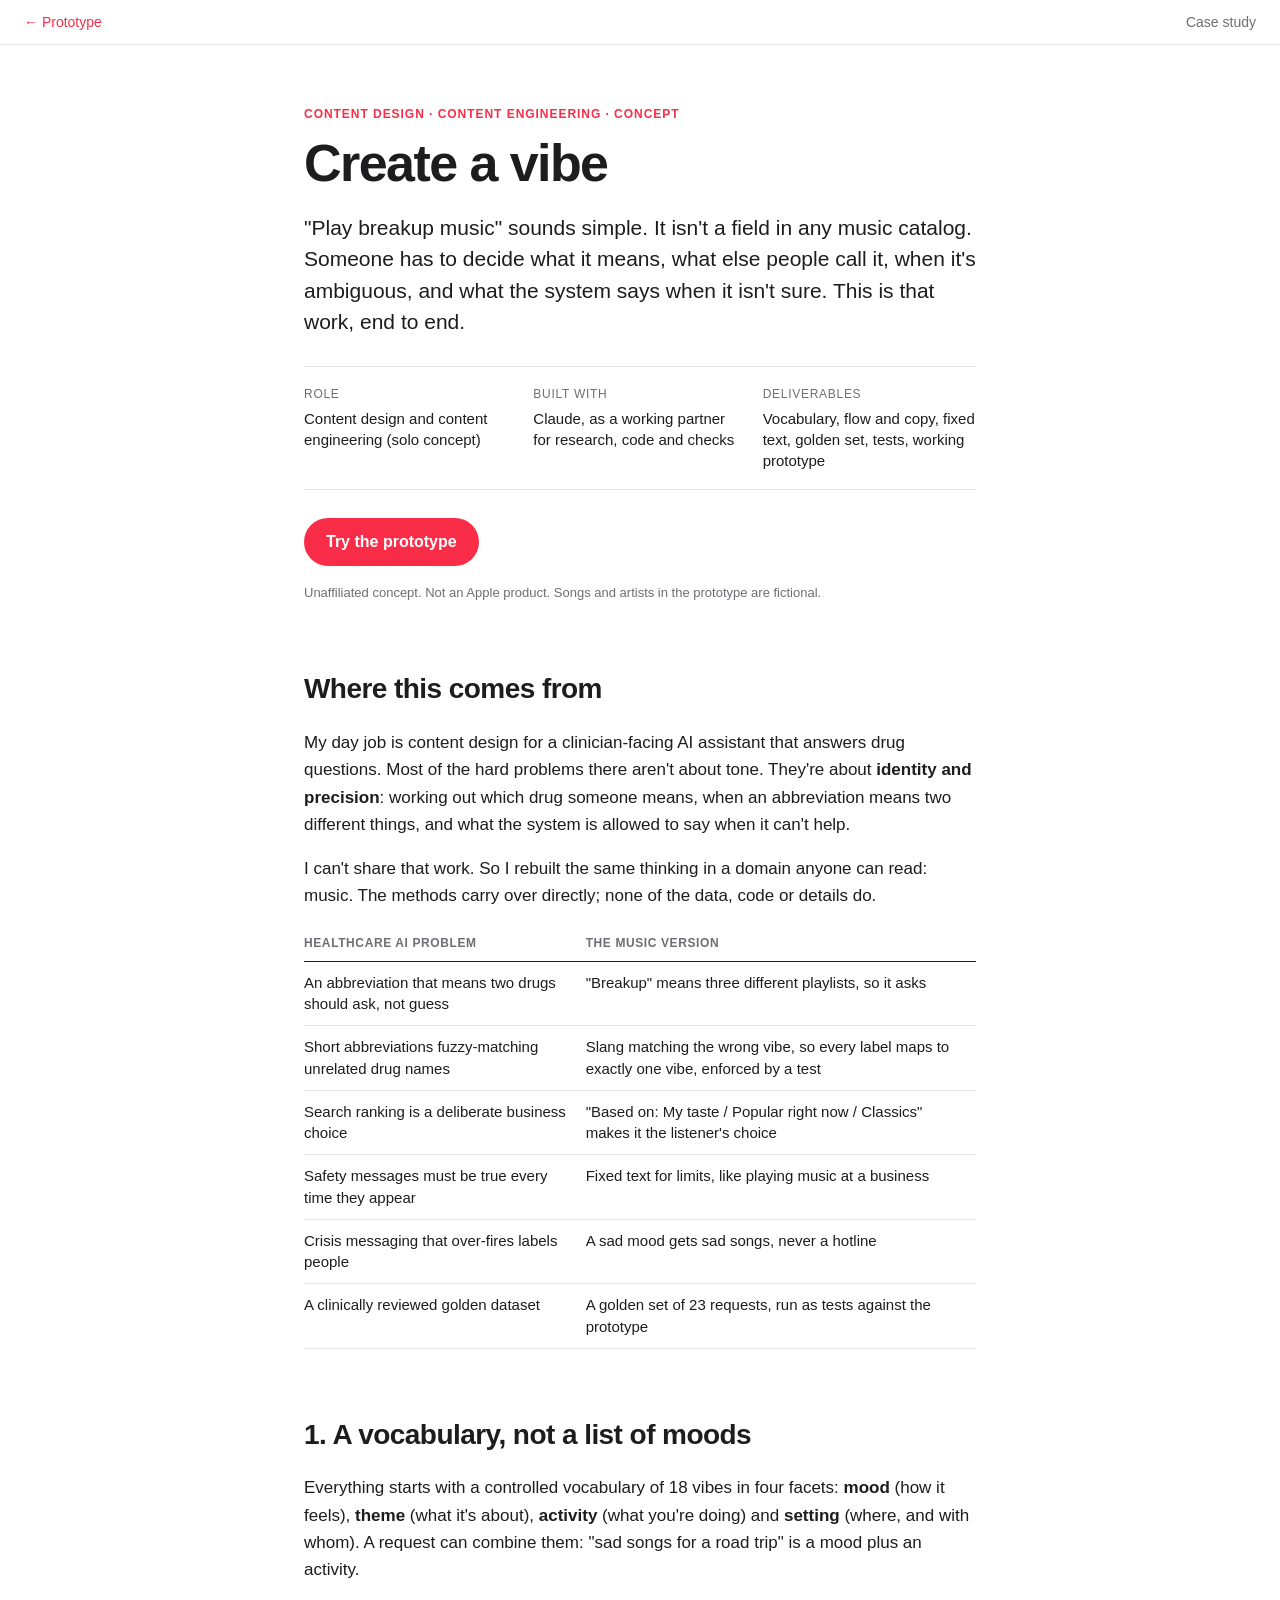
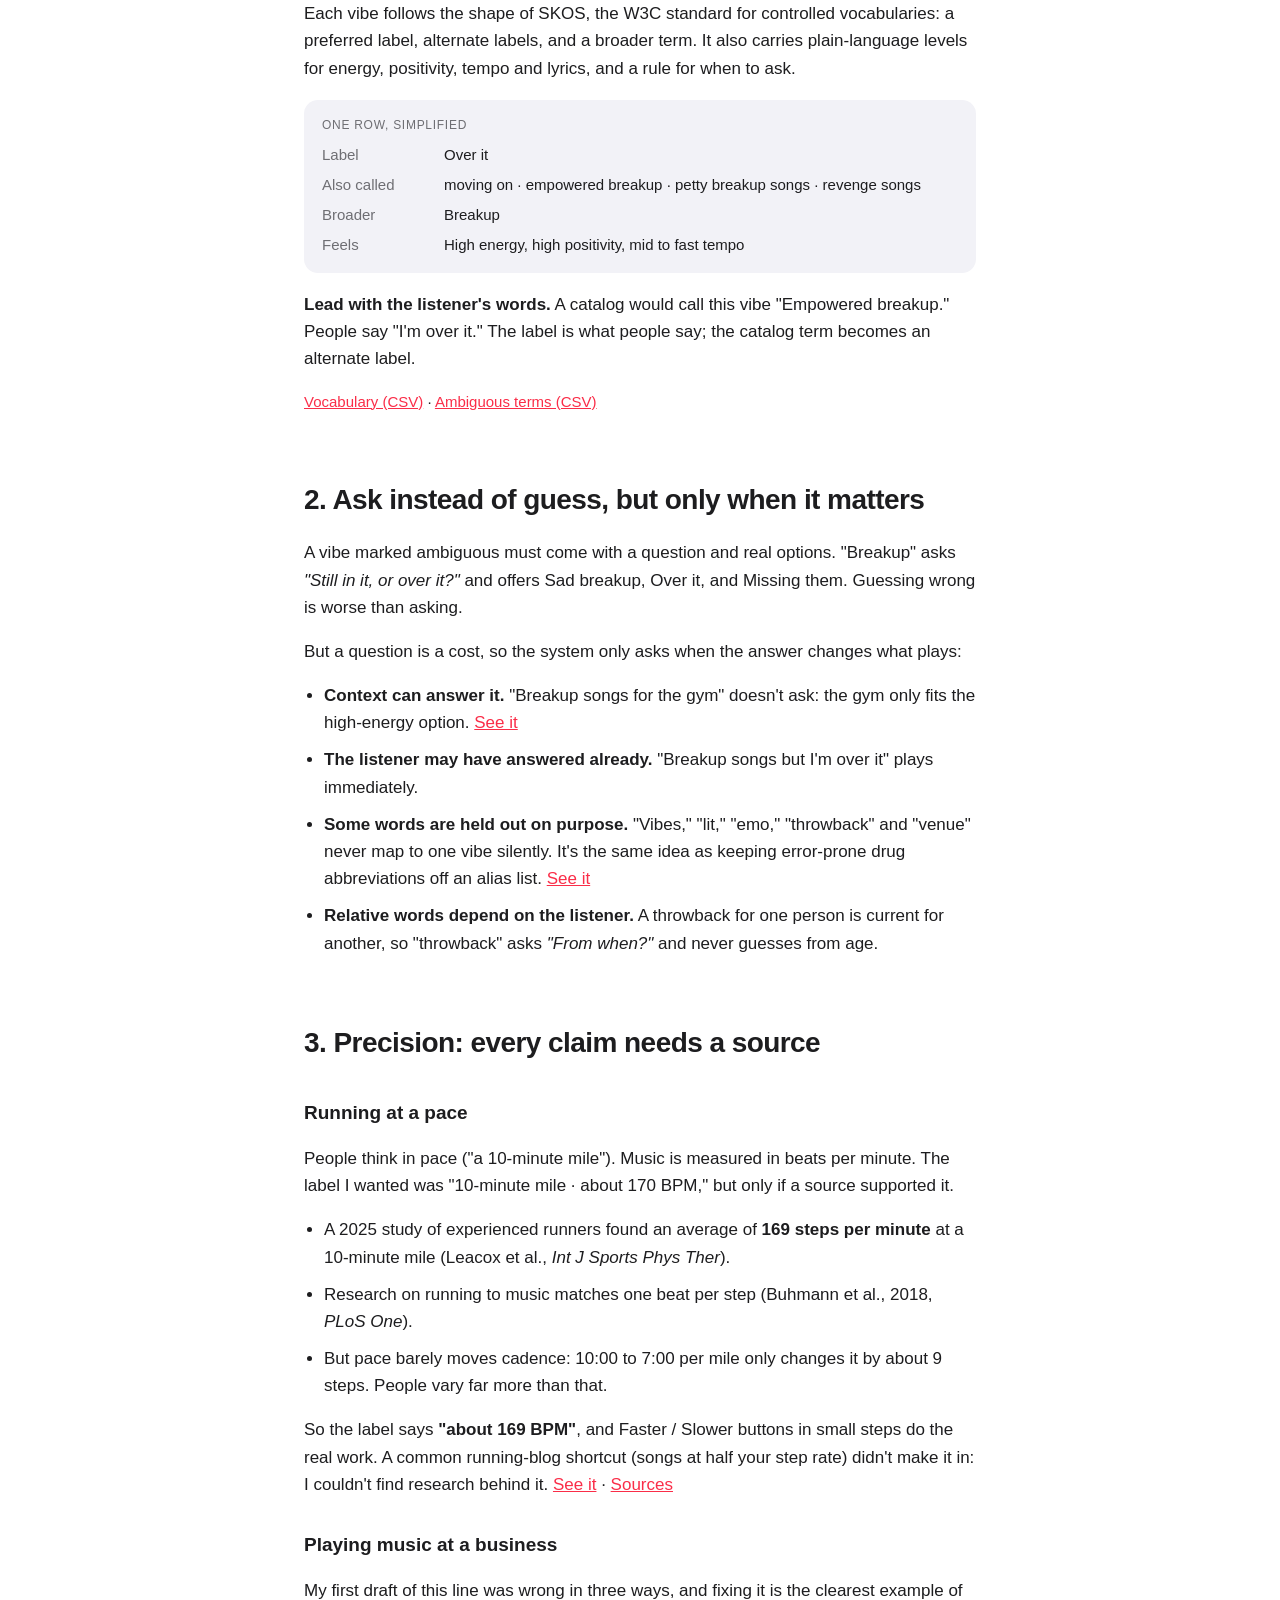
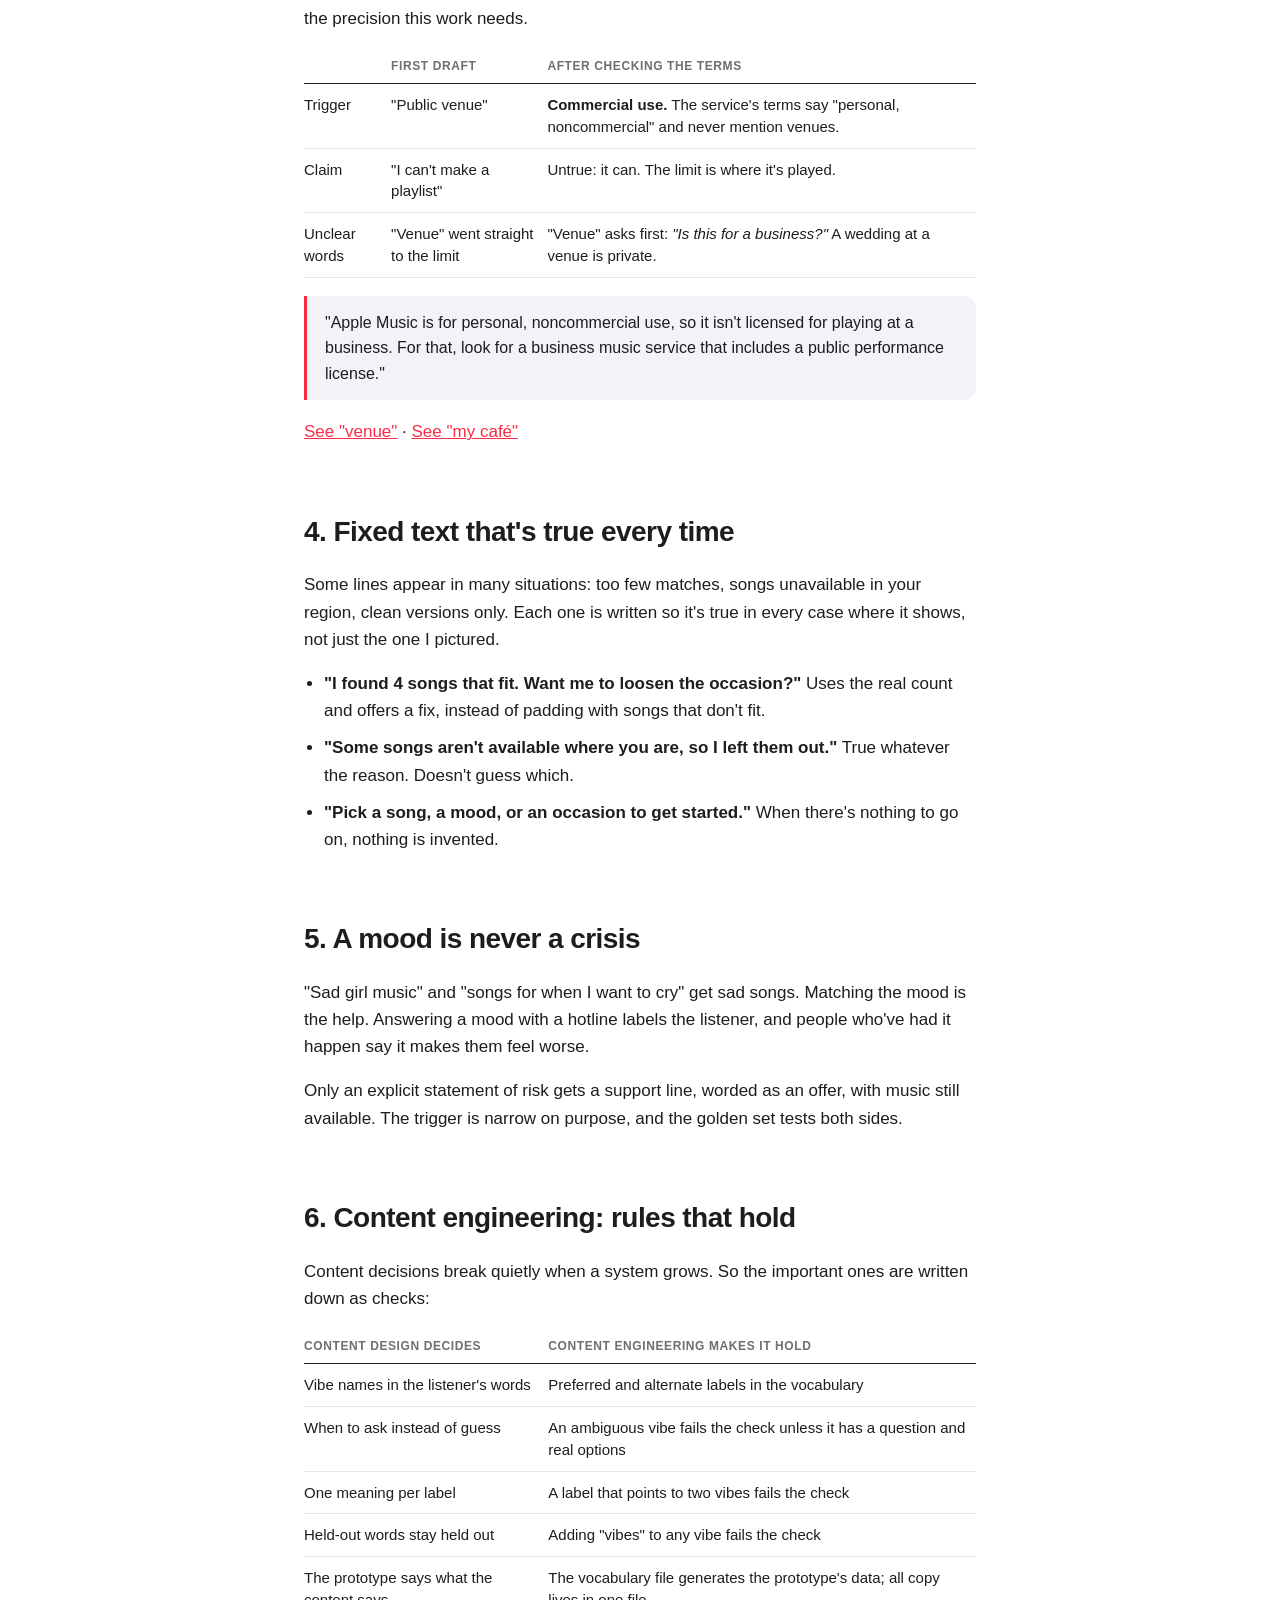
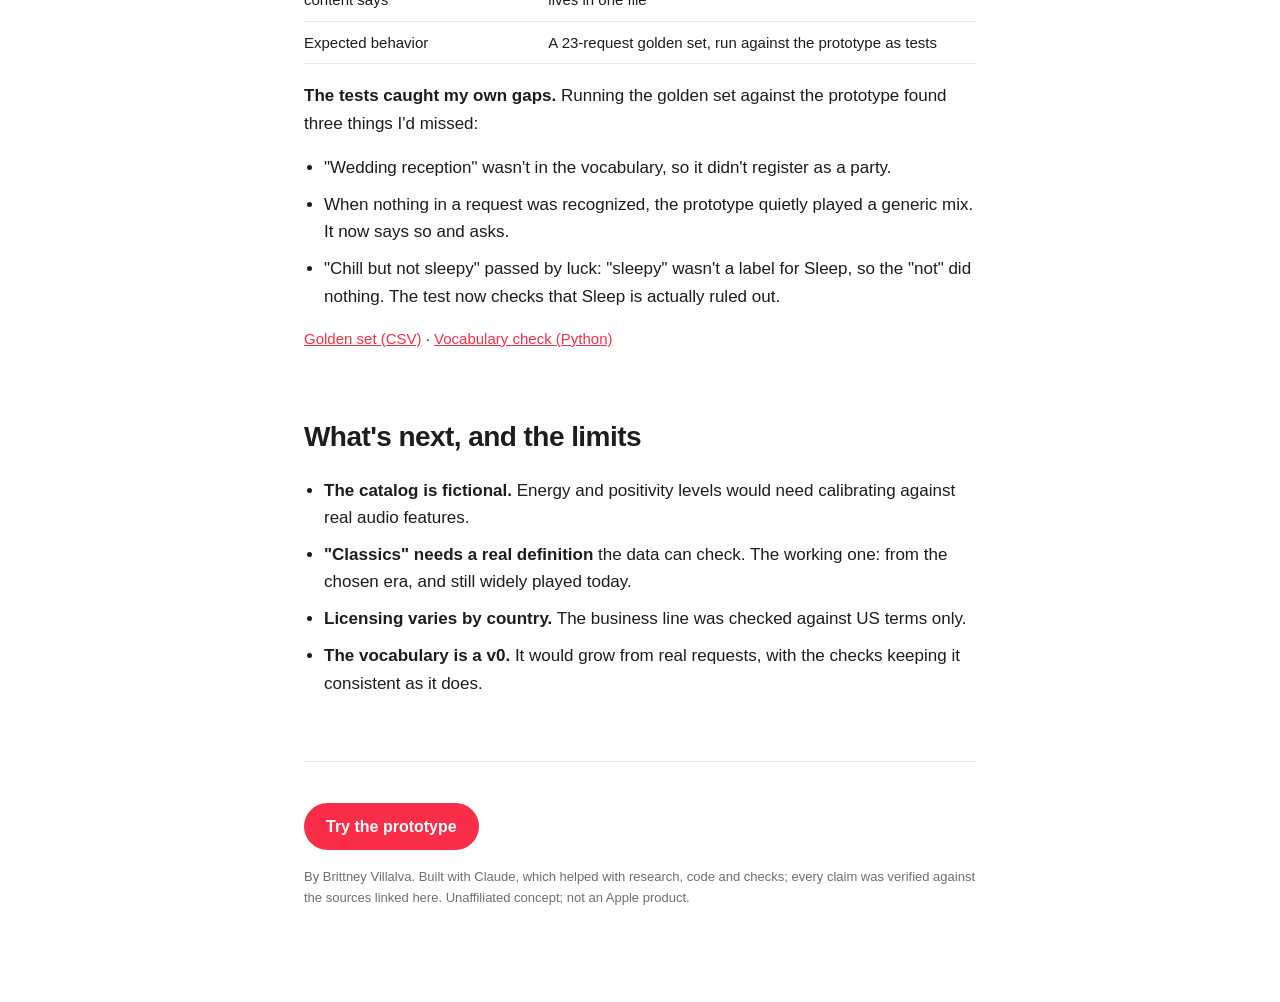
<file: docs/index.html>
<!doctype html>
<html lang="en">
<head>
  <meta charset="utf-8">
  <meta name="viewport" content="width=device-width, initial-scale=1">
  <title>Create a vibe · Case study</title>
  <meta name="description" content="Case study: content design and content engineering for turning loose music requests into playlists.">
  <link rel="stylesheet" href="styles.css">
  <link rel="stylesheet" href="case.css">
</head>
<body>
  <nav class="case-nav">
    <a href="prototype.html">← Prototype</a>
    <span>Case study</span>
  </nav>

  <article class="case">
    <header class="case-hero">
      <p class="kicker">Content design · Content engineering · Concept</p>
      <h1>Create a vibe</h1>
      <p class="lede">"Play breakup music" sounds simple. It isn't a field in any music catalog. Someone has to decide what it means, what else people call it, when it's ambiguous, and what the system says when it isn't sure. This is that work, end to end.</p>
      <dl class="facts">
        <div><dt>Role</dt><dd>Content design and content engineering (solo concept)</dd></div>
        <div><dt>Built with</dt><dd>Claude, as a working partner for research, code and checks</dd></div>
        <div><dt>Deliverables</dt><dd>Vocabulary, flow and copy, fixed text, golden set, tests, working prototype</dd></div>
      </dl>
      <p><a class="button" href="prototype.html">Try the prototype</a></p>
      <p class="fine">Unaffiliated concept. Not an Apple product. Songs and artists in the prototype are fictional.</p>
    </header>

    <section>
      <h2>Where this comes from</h2>
      <p>My day job is content design for a clinician-facing AI assistant that answers drug questions. Most of the hard problems there aren't about tone. They're about <strong>identity and precision</strong>: working out which drug someone means, when an abbreviation means two different things, and what the system is allowed to say when it can't help.</p>
      <p>I can't share that work. So I rebuilt the same thinking in a domain anyone can read: music. The methods carry over directly; none of the data, code or details do.</p>
      <table>
        <thead><tr><th>Healthcare AI problem</th><th>The music version</th></tr></thead>
        <tbody>
          <tr><td>An abbreviation that means two drugs should ask, not guess</td><td>"Breakup" means three different playlists, so it asks</td></tr>
          <tr><td>Short abbreviations fuzzy-matching unrelated drug names</td><td>Slang matching the wrong vibe, so every label maps to exactly one vibe, enforced by a test</td></tr>
          <tr><td>Search ranking is a deliberate business choice</td><td>"Based on: My taste / Popular right now / Classics" makes it the listener's choice</td></tr>
          <tr><td>Safety messages must be true every time they appear</td><td>Fixed text for limits, like playing music at a business</td></tr>
          <tr><td>Crisis messaging that over-fires labels people</td><td>A sad mood gets sad songs, never a hotline</td></tr>
          <tr><td>A clinically reviewed golden dataset</td><td>A golden set of 23 requests, run as tests against the prototype</td></tr>
        </tbody>
      </table>
    </section>

    <section>
      <h2>1. A vocabulary, not a list of moods</h2>
      <p>Everything starts with a controlled vocabulary of 18 vibes in four facets: <strong>mood</strong> (how it feels), <strong>theme</strong> (what it's about), <strong>activity</strong> (what you're doing) and <strong>setting</strong> (where, and with whom). A request can combine them: "sad songs for a road trip" is a mood plus an activity.</p>
      <p>Each vibe follows the shape of SKOS, the W3C standard for controlled vocabularies: a preferred label, alternate labels, and a broader term. It also carries plain-language levels for energy, positivity, tempo and lyrics, and a rule for when to ask.</p>
      <div class="example">
        <div class="example-label">One row, simplified</div>
        <dl class="row">
          <div><dt>Label</dt><dd>Over it</dd></div>
          <div><dt>Also called</dt><dd>moving on · empowered breakup · petty breakup songs · revenge songs</dd></div>
          <div><dt>Broader</dt><dd>Breakup</dd></div>
          <div><dt>Feels</dt><dd>High energy, high positivity, mid to fast tempo</dd></div>
        </dl>
      </div>
      <p><strong>Lead with the listener's words.</strong> A catalog would call this vibe "Empowered breakup." People say "I'm over it." The label is what people say; the catalog term becomes an alternate label.</p>
      <p class="links"><a href="files/vibe_vocabulary_v0.csv">Vocabulary (CSV)</a> · <a href="files/ambiguous_terms_v0.csv">Ambiguous terms (CSV)</a></p>
    </section>

    <section>
      <h2>2. Ask instead of guess, but only when it matters</h2>
      <p>A vibe marked ambiguous must come with a question and real options. "Breakup" asks <em>"Still in it, or over it?"</em> and offers Sad breakup, Over it, and Missing them. Guessing wrong is worse than asking.</p>
      <p>But a question is a cost, so the system only asks when the answer changes what plays:</p>
      <ul>
        <li><strong>Context can answer it.</strong> "Breakup songs for the gym" doesn't ask: the gym only fits the high-energy option. <a href="prototype.html?try=breakup%20songs%20for%20the%20gym">See it</a></li>
        <li><strong>The listener may have answered already.</strong> "Breakup songs but I'm over it" plays immediately.</li>
        <li><strong>Some words are held out on purpose.</strong> "Vibes," "lit," "emo," "throwback" and "venue" never map to one vibe silently. It's the same idea as keeping error-prone drug abbreviations off an alias list. <a href="prototype.html?try=lit%20playlist">See it</a></li>
        <li><strong>Relative words depend on the listener.</strong> A throwback for one person is current for another, so "throwback" asks <em>"From when?"</em> and never guesses from age.</li>
      </ul>
    </section>

    <section>
      <h2>3. Precision: every claim needs a source</h2>
      <h3>Running at a pace</h3>
      <p>People think in pace ("a 10-minute mile"). Music is measured in beats per minute. The label I wanted was "10-minute mile · about 170 BPM," but only if a source supported it.</p>
      <ul>
        <li>A 2025 study of experienced runners found an average of <strong>169 steps per minute</strong> at a 10-minute mile (Leacox et al., <em>Int J Sports Phys Ther</em>).</li>
        <li>Research on running to music matches one beat per step (Buhmann et al., 2018, <em>PLoS One</em>).</li>
        <li>But pace barely moves cadence: 10:00 to 7:00 per mile only changes it by about 9 steps. People vary far more than that.</li>
      </ul>
      <p>So the label says <strong>"about 169 BPM"</strong>, and Faster / Slower buttons in small steps do the real work. A common running-blog shortcut (songs at half your step rate) didn't make it in: I couldn't find research behind it. <a href="prototype.html?try=running%20music%20for%20a%2010%20minute%20mile">See it</a> · <a href="files/running_tempo_source.md">Sources</a></p>

      <h3>Playing music at a business</h3>
      <p>My first draft of this line was wrong in three ways, and fixing it is the clearest example of the precision this work needs.</p>
      <table>
        <thead><tr><th></th><th>First draft</th><th>After checking the terms</th></tr></thead>
        <tbody>
          <tr><td>Trigger</td><td>"Public venue"</td><td><strong>Commercial use.</strong> The service's terms say "personal, noncommercial" and never mention venues.</td></tr>
          <tr><td>Claim</td><td>"I can't make a playlist"</td><td>Untrue: it can. The limit is where it's played.</td></tr>
          <tr><td>Unclear words</td><td>"Venue" went straight to the limit</td><td>"Venue" asks first: <em>"Is this for a business?"</em> A wedding at a venue is private.</td></tr>
        </tbody>
      </table>
      <blockquote>"Apple Music is for personal, noncommercial use, so it isn't licensed for playing at a business. For that, look for a business music service that includes a public performance license."</blockquote>
      <p><a href="prototype.html?try=something%20for%20the%20venue">See "venue"</a> · <a href="prototype.html?try=music%20for%20my%20caf%C3%A9">See "my café"</a></p>
    </section>

    <section>
      <h2>4. Fixed text that's true every time</h2>
      <p>Some lines appear in many situations: too few matches, songs unavailable in your region, clean versions only. Each one is written so it's true in every case where it shows, not just the one I pictured.</p>
      <ul>
        <li><strong>"I found 4 songs that fit. Want me to loosen the occasion?"</strong> Uses the real count and offers a fix, instead of padding with songs that don't fit.</li>
        <li><strong>"Some songs aren't available where you are, so I left them out."</strong> True whatever the reason. Doesn't guess which.</li>
        <li><strong>"Pick a song, a mood, or an occasion to get started."</strong> When there's nothing to go on, nothing is invented.</li>
      </ul>
    </section>

    <section>
      <h2>5. A mood is never a crisis</h2>
      <p>"Sad girl music" and "songs for when I want to cry" get sad songs. Matching the mood is the help. Answering a mood with a hotline labels the listener, and people who've had it happen say it makes them feel worse.</p>
      <p>Only an explicit statement of risk gets a support line, worded as an offer, with music still available. The trigger is narrow on purpose, and the golden set tests both sides.</p>
    </section>

    <section>
      <h2>6. Content engineering: rules that hold</h2>
      <p>Content decisions break quietly when a system grows. So the important ones are written down as checks:</p>
      <table>
        <thead><tr><th>Content design decides</th><th>Content engineering makes it hold</th></tr></thead>
        <tbody>
          <tr><td>Vibe names in the listener's words</td><td>Preferred and alternate labels in the vocabulary</td></tr>
          <tr><td>When to ask instead of guess</td><td>An ambiguous vibe fails the check unless it has a question and real options</td></tr>
          <tr><td>One meaning per label</td><td>A label that points to two vibes fails the check</td></tr>
          <tr><td>Held-out words stay held out</td><td>Adding "vibes" to any vibe fails the check</td></tr>
          <tr><td>The prototype says what the content says</td><td>The vocabulary file generates the prototype's data; all copy lives in one file</td></tr>
          <tr><td>Expected behavior</td><td>A 23-request golden set, run against the prototype as tests</td></tr>
        </tbody>
      </table>
      <p><strong>The tests caught my own gaps.</strong> Running the golden set against the prototype found three things I'd missed:</p>
      <ul>
        <li>"Wedding reception" wasn't in the vocabulary, so it didn't register as a party.</li>
        <li>When nothing in a request was recognized, the prototype quietly played a generic mix. It now says so and asks.</li>
        <li>"Chill but not sleepy" passed by luck: "sleepy" wasn't a label for Sleep, so the "not" did nothing. The test now checks that Sleep is actually ruled out.</li>
      </ul>
      <p class="links"><a href="files/golden_set_v0.csv">Golden set (CSV)</a> · <a href="files/validate_vocabulary.py">Vocabulary check (Python)</a></p>
    </section>

    <section>
      <h2>What's next, and the limits</h2>
      <ul>
        <li><strong>The catalog is fictional.</strong> Energy and positivity levels would need calibrating against real audio features.</li>
        <li><strong>"Classics" needs a real definition</strong> the data can check. The working one: from the chosen era, and still widely played today.</li>
        <li><strong>Licensing varies by country.</strong> The business line was checked against US terms only.</li>
        <li><strong>The vocabulary is a v0.</strong> It would grow from real requests, with the checks keeping it consistent as it does.</li>
      </ul>
    </section>

    <footer class="case-foot">
      <p><a class="button" href="prototype.html">Try the prototype</a></p>
      <p class="fine">By Brittney Villalva. Built with Claude, which helped with research, code and checks; every claim was verified against the sources linked here. Unaffiliated concept; not an Apple product.</p>
    </footer>
  </article>
</body>
</html>
</file>
<file: docs/styles.css>
/* Create a vibe: page and prototype styles. All colors are tokens. */
:root {
  --page-bg: #ffffff;
  --ink: #1d1d1f;
  --muted: #6e6e73;
  --line: #e5e5ea;
  --accent: #fa2d48;          /* playful red-pink; not a brand asset */
  --accent-ink: #ffffff;
  --chip-bg: #f2f2f7;
  --screen-bg: #ffffff;
  --frame: #d9dade;           /* light titanium-ish */
  --frame-edge: #b9bbc1;
  --scrim: rgba(0, 0, 0, 0.28);
  --notice-bg: #fff4e5;
  --font: -apple-system, BlinkMacSystemFont, "SF Pro Text", "Helvetica Neue", Helvetica, Arial, sans-serif;

  /* Phone size: about an iPhone 17 screen in points (402 × 874). */
  --phone-w: 402px;
  --phone-h: 874px;
  --phone-scale: 0.82;

  /* If Apple's bezel PNG is added, tune where the screen sits inside it. */
  --bezel-inset-top: 22px;
  --bezel-inset-side: 22px;
}

* { box-sizing: border-box; }
html, body { margin: 0; background: var(--page-bg); color: var(--ink); font-family: var(--font); -webkit-font-smoothing: antialiased; }
button { font: inherit; color: inherit; cursor: pointer; }
input { font: inherit; }

/* ---------- page ---------- */
.page {
  min-height: 100vh;
  display: grid;
  grid-template-rows: auto 1fr auto;
  grid-template-columns: 1fr;
  padding: 48px 48px 0;
  gap: 40px;
}
.intro h1 { font-size: 40px; letter-spacing: -0.02em; margin: 4px 0 12px; }
.intro p { line-height: 1.5; margin: 0 0 12px; }
.kicker { color: var(--accent); font-weight: 600; text-transform: uppercase; font-size: 12px; letter-spacing: 0.08em; }
.try-label { color: var(--muted); font-size: 13px; margin-top: 20px !important; }
.try-list { display: flex; flex-wrap: wrap; gap: 6px; margin-bottom: 20px; }
.try { border: 1px solid var(--line); background: var(--page-bg); border-radius: 999px; padding: 6px 12px; font-size: 13px; }
.try:hover { border-color: var(--ink); }
.case-link { color: var(--accent); font-weight: 600; text-decoration: none; }
.disclaimer { color: var(--muted); font-size: 12px; }

.notes-panel { display: flex; flex-direction: column; max-height: 180px; border-top: 1px solid var(--line); padding: 12px 24px 16px; overflow: hidden; }
.notes-head { display: flex; justify-content: space-between; align-items: baseline; }
.notes-head h2 { font-size: 15px; margin: 0 0 8px; }
.notes { margin: 0; padding: 0 0 0 18px; overflow-y: auto; font-size: 13px; line-height: 1.5; flex: 1; min-height: 0; }
.notes li { margin-bottom: 10px; }
.notes li.empty { list-style: none; margin-left: -18px; }
.notes-hidden .notes { display: none; }

/* ---------- phone ---------- */
.device { width: calc(var(--phone-w) * var(--phone-scale)); height: calc(var(--phone-h) * var(--phone-scale)); place-self: center; }
.phone {
  position: relative;
  width: var(--phone-w);
  height: var(--phone-h);
  transform: scale(var(--phone-scale));
  transform-origin: top left;
  border-radius: 64px;
  background: var(--screen-bg);
  box-shadow: 0 0 0 12px #111, 0 0 0 15px var(--frame), 0 0 0 16px var(--frame-edge), 0 30px 60px rgba(0, 0, 0, 0.12);
  overflow: hidden;
}
.bezel { display: none; }
.has-bezel .phone { box-shadow: none; border-radius: 0; overflow: visible; background: transparent; }
.has-bezel .bezel { display: block; position: absolute; inset: calc(var(--bezel-inset-top) * -1) calc(var(--bezel-inset-side) * -1); width: calc(100% + var(--bezel-inset-side) * 2); height: calc(100% + var(--bezel-inset-top) * 2); pointer-events: none; z-index: 5; }
.has-bezel .island, .has-bezel .status { z-index: 6; }
.island { position: absolute; top: 11px; left: 50%; transform: translateX(-50%); width: 124px; height: 36px; background: #000; border-radius: 20px; z-index: 3; }
.status { position: absolute; top: 0; left: 0; right: 0; height: 54px; display: flex; justify-content: space-between; align-items: center; padding: 0 34px 0 40px; font-weight: 600; font-size: 16px; z-index: 2; background: var(--screen-bg); }
.status-icons { font-size: 10px; letter-spacing: 1px; }
.home { position: absolute; bottom: 8px; left: 50%; transform: translateX(-50%); width: 140px; height: 5px; border-radius: 3px; background: var(--ink); z-index: 4; }
.screen { position: absolute; inset: 54px 0 0 0; overflow-y: auto; background: var(--screen-bg); border-radius: 0 0 56px 56px; }
.screen::-webkit-scrollbar { display: none; }

/* ---------- inside the prototype ---------- */
.pad { padding: 8px 20px 48px; }
.screen h1 { font-size: 30px; letter-spacing: -0.02em; margin: 8px 0 4px; }
.screen h1.center { text-align: center; font-size: 24px; }
.muted { color: var(--muted); }
.small { font-size: 13px; }
.label { font-weight: 600; font-size: 15px; margin: 20px 0 8px; }
.label.small { font-size: 13px; margin-top: 12px; }

.say .row, .search input { display: flex; gap: 8px; }
.say input, .search input { flex: 1; width: 100%; border: none; background: var(--chip-bg); border-radius: 12px; padding: 11px 12px; outline-color: var(--accent); }
.go { border: none; background: var(--accent); color: var(--accent-ink); border-radius: 12px; padding: 0 16px; font-weight: 600; }
.results { display: flex; flex-direction: column; }
.hit { text-align: left; border: none; background: none; padding: 10px 4px; border-bottom: 1px solid var(--line); }
.seeds { display: flex; flex-wrap: wrap; gap: 6px; margin-bottom: 8px; }
.seed { background: var(--ink); color: var(--page-bg); border-radius: 999px; padding: 5px 6px 5px 12px; font-size: 13px; display: inline-flex; align-items: center; gap: 4px; }
.seed button { border: none; background: none; color: inherit; font-size: 15px; padding: 0 4px; }

.chips { display: flex; flex-wrap: wrap; gap: 8px; }
.chip { border: none; background: var(--chip-bg); border-radius: 999px; padding: 8px 14px; font-size: 15px; }
.chip.on { background: var(--accent); color: var(--accent-ink); }
.segs { display: flex; background: var(--chip-bg); border-radius: 10px; padding: 2px; }
.seg { flex: 1; border: none; background: none; border-radius: 8px; padding: 8px 4px; font-size: 13px; }
.seg.on { background: var(--screen-bg); box-shadow: 0 1px 3px rgba(0, 0, 0, 0.12); font-weight: 600; }
.primary { display: block; width: 100%; margin-top: 24px; border: none; background: var(--accent); color: var(--accent-ink); border-radius: 14px; padding: 15px; font-size: 17px; font-weight: 600; }
.secondary { display: block; width: 100%; margin-top: 10px; border: none; background: var(--chip-bg); border-radius: 14px; padding: 15px; font-size: 17px; }
.link { border: none; background: none; color: var(--accent); padding: 0; font-size: 14px; }

.topbar { display: flex; justify-content: space-between; align-items: center; min-height: 32px; }
.center-link { display: block; margin: 18px auto 0; }
.back { border: none; background: none; color: var(--accent); font-size: 17px; padding: 4px 0; }
.cover { width: 200px; height: 200px; margin: 8px auto 12px; border-radius: 12px; background: linear-gradient(135deg, #ff9a8b, #fa2d48 45%, #6a5af9); box-shadow: 0 16px 30px rgba(250, 45, 72, 0.25); }
.why { background: var(--chip-bg); border-radius: 12px; padding: 4px 14px 10px; margin: 14px 0; }
.why p { margin: 6px 0; font-size: 14px; line-height: 1.4; }
.notice { background: var(--notice-bg); border-radius: 12px; padding: 10px 14px; margin: 10px 0; font-size: 14px; line-height: 1.4; }
.tempo { display: flex; align-items: center; gap: 10px; background: var(--chip-bg); border-radius: 12px; padding: 4px; margin: 10px 0; }
.tempo span { flex: 1; text-align: center; font-weight: 600; }
.tempo .seg { background: var(--screen-bg); flex: 0 0 auto; padding: 8px 14px; }

.songs { list-style: none; padding: 0; margin: 0; }
.song { display: flex; align-items: center; gap: 12px; padding: 8px 0; border-bottom: 1px solid var(--line); }
.art { width: 44px; height: 44px; border-radius: 6px; flex: 0 0 auto; }
.a1 { background: linear-gradient(135deg, #ffd3a5, #fd6585); }
.a2 { background: linear-gradient(135deg, #a1c4fd, #c2e9fb); }
.a3 { background: linear-gradient(135deg, #d4fc79, #96e6a1); }
.a4 { background: linear-gradient(135deg, #f6d365, #fda085); }
.a5 { background: linear-gradient(135deg, #cfd9df, #e2ebf0); }
.a6 { background: linear-gradient(135deg, #b79ced, #6a5af9); }
.meta { flex: 1; min-width: 0; }
.meta .t { font-size: 15px; white-space: nowrap; overflow: hidden; text-overflow: ellipsis; }
.icon { border: none; background: none; color: var(--accent); font-size: 18px; padding: 4px 6px; }

.fixed { display: flex; flex-direction: column; justify-content: center; min-height: 100%; padding-top: 120px; }
.fixed-text { font-size: 19px; line-height: 1.45; margin: 0 0 16px; }

.scrim { position: absolute; inset: 0; background: var(--scrim); z-index: 7; }
.sheet { position: absolute; left: 0; right: 0; bottom: 0; background: var(--screen-bg); border-radius: 22px 22px 56px 56px; padding: 8px 20px 36px; z-index: 8; box-shadow: 0 -8px 30px rgba(0, 0, 0, 0.12); max-height: 80%; overflow-y: auto; }
.grabber { width: 36px; height: 5px; border-radius: 3px; background: var(--line); margin: 0 auto 12px; }
.sheet h2 { font-size: 20px; margin: 4px 0 8px; }
.options { display: flex; flex-direction: column; gap: 8px; margin: 12px 0; }
.option { border: none; background: var(--chip-bg); border-radius: 12px; padding: 13px 14px; text-align: left; font-size: 16px; }
.option:hover { background: var(--accent); color: var(--accent-ink); }

/* ---------- smaller screens ---------- */
@media (max-width: 480px) {
  :root { --phone-scale: 0.72; }
  .intro { padding: 12px 16px; }
  .notes-panel { padding: 10px 16px 14px; }
}
</file>
<file: docs/case.css>
/* Case study page. Uses the tokens from styles.css. */
.case-nav { position: sticky; top: 0; display: flex; justify-content: space-between; align-items: center; padding: 14px 24px; background: rgba(255, 255, 255, 0.92); backdrop-filter: saturate(180%) blur(12px); border-bottom: 1px solid var(--line); font-size: 14px; z-index: 10; }
.case-nav a { color: var(--accent); text-decoration: none; }
.case-nav span { color: var(--muted); }

.case { max-width: 720px; margin: 0 auto; padding: 48px 24px 80px; line-height: 1.6; font-size: 17px; }
.case-hero h1 { font-size: 52px; letter-spacing: -0.03em; line-height: 1.05; margin: 6px 0 16px; }
.lede { font-size: 21px; line-height: 1.5; }
.case h2 { font-size: 28px; letter-spacing: -0.02em; margin: 64px 0 12px; }
.case h3 { font-size: 19px; margin: 32px 0 6px; }
.case a { color: var(--accent); }
.case strong { font-weight: 600; }

.facts { display: grid; grid-template-columns: repeat(3, 1fr); gap: 16px; margin: 28px 0; padding: 18px 0; border-top: 1px solid var(--line); border-bottom: 1px solid var(--line); }
.facts dt { font-size: 12px; text-transform: uppercase; letter-spacing: 0.06em; color: var(--muted); }
.facts dd { margin: 4px 0 0; font-size: 15px; line-height: 1.4; }

.button { display: inline-block; background: var(--accent); color: var(--accent-ink) !important; text-decoration: none; border-radius: 999px; padding: 11px 22px; font-weight: 600; font-size: 16px; }
.fine { font-size: 13px; color: var(--muted); }
.links { font-size: 15px; }

.case table { width: 100%; border-collapse: collapse; margin: 18px 0; font-size: 15px; line-height: 1.45; }
.case th { text-align: left; font-size: 12px; text-transform: uppercase; letter-spacing: 0.05em; color: var(--muted); font-weight: 600; padding: 8px 10px 8px 0; border-bottom: 1px solid var(--ink); }
.case td { padding: 10px 10px 10px 0; border-bottom: 1px solid var(--line); vertical-align: top; }

.example { background: var(--chip-bg); border-radius: 14px; padding: 16px 18px; margin: 18px 0; }
.example-label { font-size: 12px; text-transform: uppercase; letter-spacing: 0.06em; color: var(--muted); margin-bottom: 8px; }
.row { margin: 0; display: grid; gap: 6px; }
.row div { display: grid; grid-template-columns: 110px 1fr; gap: 12px; font-size: 15px; }
.row dt { color: var(--muted); }
.row dd { margin: 0; }

.case ul { padding-left: 20px; }
.case li { margin-bottom: 10px; }
.case blockquote { margin: 18px 0; padding: 14px 18px; border-left: 3px solid var(--accent); background: var(--chip-bg); border-radius: 0 12px 12px 0; font-size: 16px; }
.case-foot { margin-top: 64px; padding-top: 24px; border-top: 1px solid var(--line); }

@media (max-width: 600px) {
  .case { font-size: 16px; padding: 32px 16px 64px; }
  .case-hero h1 { font-size: 40px; }
  .lede { font-size: 19px; }
  .facts { grid-template-columns: 1fr; }
  .case table { display: block; overflow-x: auto; }
  .row div { grid-template-columns: 1fr; gap: 0; }
}
</file>
